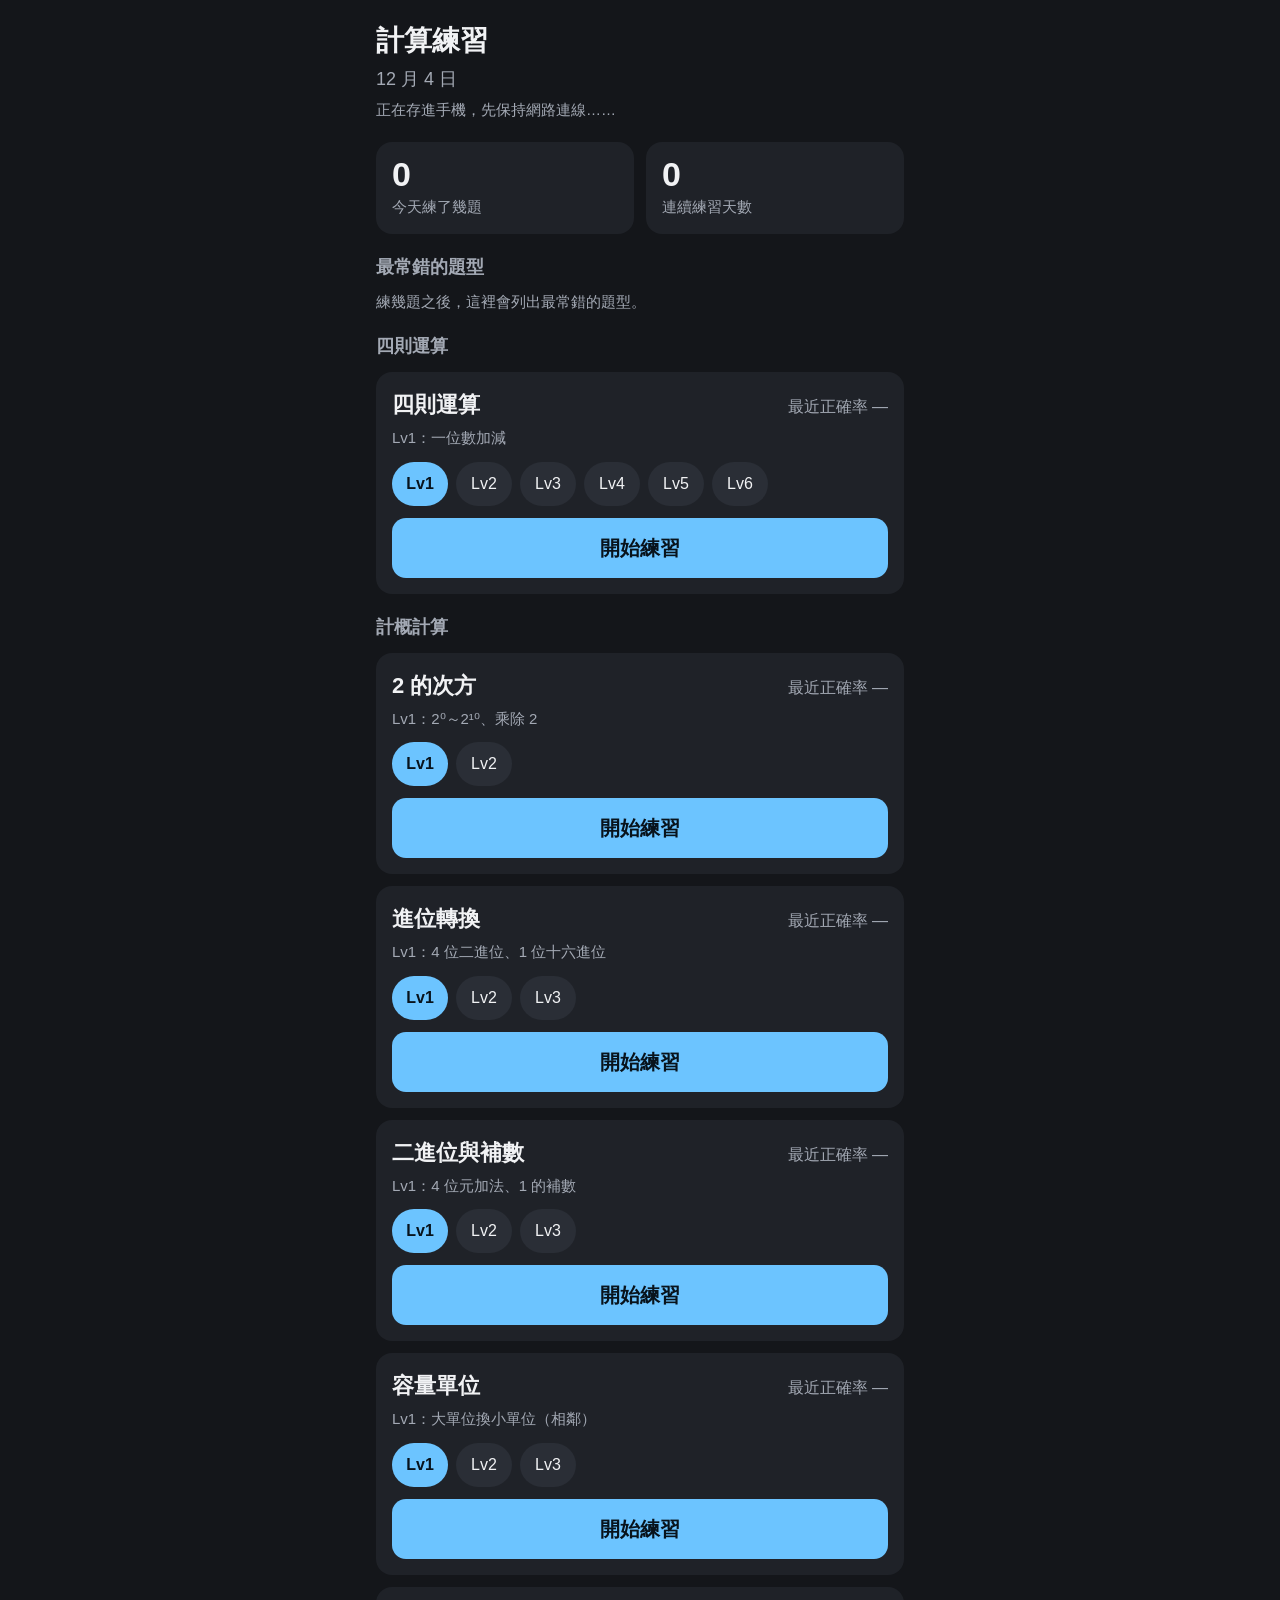
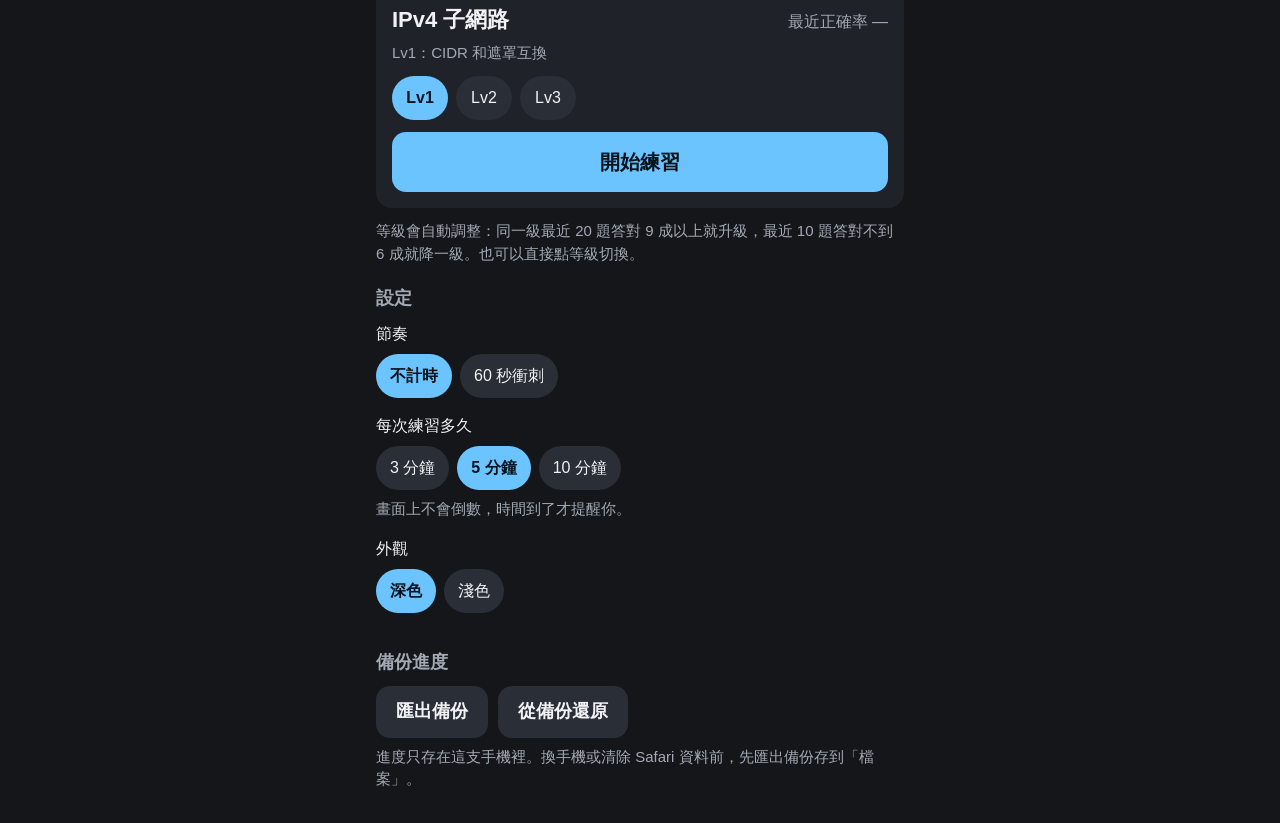
<file: index.html>
<!doctype html>
<html lang="zh-Hant" data-theme="dark">
<head>
<meta charset="utf-8">
<meta name="viewport" content="width=device-width, initial-scale=1, viewport-fit=cover">
<meta name="theme-color" content="#14161a">
<meta name="apple-mobile-web-app-capable" content="yes">
<meta name="mobile-web-app-capable" content="yes">
<meta name="apple-mobile-web-app-status-bar-style" content="black-translucent">
<meta name="apple-mobile-web-app-title" content="計算練習">
<meta name="description" content="四則運算與進位轉換的計算練習，可離線使用。">
<title>計算練習</title>
<link rel="manifest" href="manifest.webmanifest">
<link rel="icon" href="icons/icon-192.png" type="image/png">
<link rel="apple-touch-icon" href="icons/apple-touch-icon.png">
<link rel="stylesheet" href="styles.css">
</head>
<body>
<main id="app" aria-live="polite"></main>
<input type="file" id="import-file" accept="application/json,.json" hidden>
<script type="module" src="js/app.js"></script>
</body>
</html>
</file>
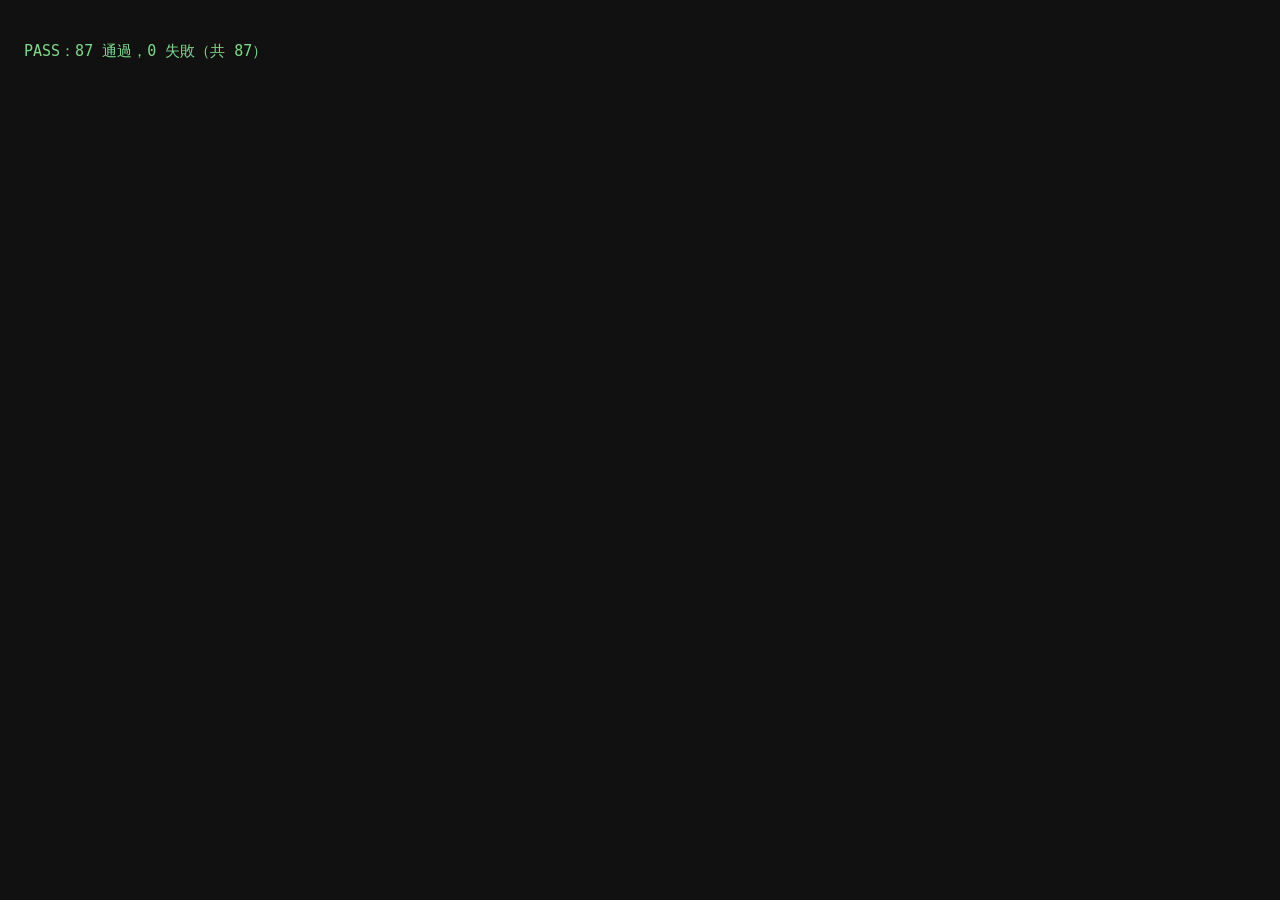
<file: tests/index.html>
<!doctype html>
<html lang="zh-Hant">
<head>
<meta charset="utf-8">
<meta name="viewport" content="width=device-width, initial-scale=1">
<title>單元測試</title>
<style>
  body { font: 15px/1.6 ui-monospace, Menlo, Consolas, monospace; background: #111; color: #ddd; padding: 16px; }
  pre { white-space: pre-wrap; }
  .pass { color: #7ddc8a; }
  .fail { color: #ff8a80; }
</style>
</head>
<body>
<pre id="out">測試執行中……</pre>
<script type="module">
  import { run } from './runner.js';
  import './arith.test.js';
  import './base.test.js';
  import './bits.test.js';
  import './units.test.js';
  import './subnet.test.js';
  import './engine.test.js';
  run();
</script>
</body>
</html>
</file>
<file: styles.css>
:root {
  --bg: #14161a;
  --surface: #1f2228;
  --surface-2: #2a2e36;
  --line: #343944;
  --text: #f1f2f4;
  --muted: #a3a9b4;
  --accent: #6cc4ff;
  --accent-ink: #08131c;
  --good: #63d68f;
  --good-bg: #173524;
  --bad: #ff8a7a;
  --bad-bg: #3a1d1a;
  --warn-bg: #3a3218;
  --warn: #f3cf6b;
  --radius: 16px;
  --mono: ui-monospace, "SF Mono", Menlo, Consolas, monospace;
  color-scheme: dark;
}

:root[data-theme="light"] {
  --bg: #f4f5f7;
  --surface: #ffffff;
  --surface-2: #e9ebef;
  --line: #d7dae0;
  --text: #16181c;
  --muted: #5d6470;
  --accent: #0a6fc2;
  --accent-ink: #ffffff;
  --good: #16794a;
  --good-bg: #dcf3e5;
  --bad: #b3261e;
  --bad-bg: #fbe3e0;
  --warn-bg: #fdf1cc;
  --warn: #7a5a00;
  color-scheme: light;
}

* { box-sizing: border-box; }

html, body {
  margin: 0;
  background: var(--bg);
  color: var(--text);
  font-family: -apple-system, BlinkMacSystemFont, "PingFang TC", "Noto Sans TC", "Microsoft JhengHei", sans-serif;
  font-size: 18px;
  line-height: 1.5;
  -webkit-text-size-adjust: 100%;
  -webkit-tap-highlight-color: transparent;
}

button {
  font: inherit;
  color: inherit;
  border: 0;
  cursor: pointer;
  touch-action: manipulation;
}

button:focus-visible { outline: 3px solid var(--accent); outline-offset: 2px; }

.muted { color: var(--muted); }

/* ---------- 首頁 ---------- */

.home {
  max-width: 560px;
  margin: 0 auto;
  padding: calc(env(safe-area-inset-top) + 20px) 16px calc(env(safe-area-inset-bottom) + 32px);
  display: flex;
  flex-direction: column;
  gap: 20px;
}

.home h1 { font-size: 28px; margin: 0; }
.home h2 { font-size: 18px; margin: 0 0 10px; color: var(--muted); font-weight: 600; }

.stats { display: grid; grid-template-columns: 1fr 1fr; gap: 12px; }
.stat { background: var(--surface); border-radius: var(--radius); padding: 14px 16px; }
.stat b { display: block; font-size: 34px; line-height: 1.1; font-variant-numeric: tabular-nums; }
.stat span { color: var(--muted); font-size: 15px; }

.banner {
  border-radius: var(--radius);
  padding: 14px 16px;
  display: flex;
  gap: 12px;
  align-items: center;
  justify-content: space-between;
  background: var(--surface);
}
.banner.warn { background: var(--warn-bg); color: var(--warn); }
.banner p { margin: 0; font-size: 16px; }

.card { background: var(--surface); border-radius: var(--radius); padding: 16px; display: flex; flex-direction: column; gap: 12px; }
.modules { display: flex; flex-direction: column; gap: 12px; }
.modules h2 { margin-bottom: 0; }
.card-head { display: flex; justify-content: space-between; align-items: baseline; gap: 8px; }
.card-head h3 { margin: 0; font-size: 22px; }
.card-head .acc { font-size: 16px; color: var(--muted); font-variant-numeric: tabular-nums; }
.level-name { margin: -6px 0 0; color: var(--muted); font-size: 15px; }

.chips { display: flex; gap: 8px; flex-wrap: wrap; }
.chip {
  min-height: 44px;
  min-width: 56px;
  padding: 0 14px;
  border-radius: 999px;
  background: var(--surface-2);
  font-size: 16px;
}
.chip[aria-pressed="true"] { background: var(--accent); color: var(--accent-ink); font-weight: 700; }

.btn {
  min-height: 52px;
  padding: 0 20px;
  border-radius: 14px;
  background: var(--surface-2);
  font-size: 18px;
  font-weight: 600;
}
.btn.primary { background: var(--accent); color: var(--accent-ink); }
.btn.big { width: 100%; min-height: 60px; font-size: 20px; }
.btn.small { min-height: 44px; font-size: 16px; padding: 0 14px; }

.weak-list { list-style: none; margin: 0; padding: 0; display: flex; flex-direction: column; gap: 8px; }
.weak-list li { background: var(--surface); border-radius: 12px; padding: 12px 16px; display: flex; justify-content: space-between; }
.weak-list .rate { color: var(--bad); font-variant-numeric: tabular-nums; }

.setting { display: flex; flex-direction: column; gap: 8px; margin-bottom: 16px; }
.setting > span { font-size: 16px; }
.row { display: flex; gap: 10px; flex-wrap: wrap; }
.note { font-size: 15px; color: var(--muted); margin: 8px 0 0; }
.note.offline { margin-top: 6px; }
.note.offline.ready { color: var(--good); }

/* ---------- 練習畫面 ---------- */

.practice {
  height: 100vh;
  height: 100dvh;
  display: flex;
  flex-direction: column;
  max-width: 560px;
  margin: 0 auto;
}

.bar {
  display: flex;
  align-items: center;
  justify-content: space-between;
  gap: 12px;
  padding: calc(env(safe-area-inset-top) + 8px) 12px 8px;
}
.bar .count { font-size: 16px; color: var(--muted); font-variant-numeric: tabular-nums; }
.timer { font-size: 22px; font-weight: 700; font-variant-numeric: tabular-nums; }
.progress { height: 4px; background: var(--surface-2); margin: 0 12px; border-radius: 2px; overflow: hidden; }
.progress i { display: block; height: 100%; width: 0; background: var(--accent); transition: width .25s linear; }

.question {
  flex: 1;
  min-height: 0;
  overflow-y: auto;
  padding: 16px;
  display: flex;
  flex-direction: column;
  justify-content: center;
  align-items: center;
  gap: 10px;
  text-align: center;
}
.question.explain { justify-content: flex-start; align-items: stretch; text-align: left; }
.q-label { font-size: 17px; color: var(--muted); }
.q-prompt { font-size: 44px; font-weight: 700; line-height: 1.2; font-variant-numeric: tabular-nums; word-break: break-all; }
.q-prompt.mono, .answer.mono { font-family: var(--mono); letter-spacing: .02em; }
.q-prompt sub { font-size: .4em; color: var(--muted); font-weight: 500; }
.q-prompt { white-space: pre-line; }
.q-prompt.long { font-size: 34px; }
.q-prompt.xlong { font-size: 26px; }
.q-prompt.xxlong { font-size: 22px; }

/* 商和餘數兩格，點一下切換要填哪一格 */
.answer-pair { display: flex; gap: 10px; width: 100%; justify-content: center; }
.answer.slot { flex: 1; max-width: 200px; flex-direction: column; gap: 0; font: inherit; font-size: 36px; font-weight: 700; color: var(--text); }
.answer.slot small { font-size: 14px; font-weight: 500; color: var(--muted); }
.answer.slot.active { border-color: var(--accent); }
.answer.slot.empty { color: var(--muted); }

.answer {
  min-width: 60%;
  max-width: 100%;
  min-height: 64px;
  padding: 6px 16px;
  border-radius: 14px;
  background: var(--surface);
  border: 2px solid var(--line);
  font-size: 40px;
  font-weight: 700;
  font-variant-numeric: tabular-nums;
  display: flex;
  align-items: center;
  justify-content: center;
}
.answer.empty { color: var(--muted); }
.answer.long { font-size: 30px; }
.answer.xlong { font-size: 24px; }
.answer.good { border-color: var(--good); background: var(--good-bg); color: var(--good); }

.result { border-radius: var(--radius); padding: 14px 16px; background: var(--bad-bg); }
.result p { margin: 0; }
.result .big { font-size: 26px; font-weight: 700; }
.result .yours { color: var(--bad); }

.steps { list-style: none; margin: 0; padding: 0; display: flex; flex-direction: column; gap: 8px; }
.steps li { background: var(--surface); border-radius: 12px; padding: 10px 14px; font-size: 19px; font-variant-numeric: tabular-nums; overflow-wrap: anywhere; }
.steps table { width: 100%; border-collapse: collapse; font-family: var(--mono); font-size: 18px; }
.steps th { color: var(--muted); font-weight: 500; font-size: 15px; text-align: left; padding: 4px 6px; border-bottom: 1px solid var(--line); }
.steps td { padding: 6px; border-bottom: 1px solid var(--line); }
.steps tr:last-child td { border-bottom: 0; }

.toast {
  position: fixed;
  left: 50%;
  top: calc(env(safe-area-inset-top) + 56px);
  transform: translateX(-50%);
  background: var(--accent);
  color: var(--accent-ink);
  padding: 10px 18px;
  border-radius: 999px;
  font-weight: 700;
  z-index: 10;
}

/* 數字鍵盤：固定在下半部，拇指按得到 */
.pad {
  flex: 0 0 auto;
  height: 50vh;
  height: 50dvh;
  max-height: 440px;
  min-height: 300px;
  display: grid;
  gap: 8px;
  padding: 8px 8px calc(env(safe-area-inset-bottom) + 8px);
  background: var(--bg);
}
.pad.dec { grid-template-columns: repeat(3, 1fr); grid-template-rows: repeat(4, 1fr); }
.pad.hex { grid-template-columns: repeat(4, 1fr); grid-template-rows: repeat(5, 1fr); }
.pad.bin { grid-template-columns: repeat(2, 1fr); grid-template-rows: 2fr 1fr; }
/* 看解說時只留一顆大按鈕，把空間讓給解法 */
.pad.next { grid-template-columns: 1fr; grid-template-rows: 1fr; height: auto; min-height: 0; }
.pad.next .key { min-height: 88px; }
.pad.hex .wide { grid-column: span 2; }
/* 商餘數、IP、負數：4 欄，右下角是高的確定鍵 */
.pad.four { grid-template-columns: repeat(4, 1fr); grid-template-rows: repeat(4, 1fr); }
.pad.four .tall { grid-row: span 2; }
.pad.four .wide3 { grid-column: span 3; }
.key.dot { font-size: 40px; line-height: 1; }
/* 是非題：兩顆大按鈕 */
.pad.choice { grid-template-columns: 1fr; grid-template-rows: 1fr 1fr; height: 34vh; height: 34dvh; min-height: 220px; }
.pad.choice .key { font-size: 24px; }

.key {
  border-radius: 14px;
  background: var(--surface);
  font-size: 30px;
  font-weight: 600;
  font-variant-numeric: tabular-nums;
  user-select: none;
  -webkit-user-select: none;
}
.key:active { background: var(--surface-2); }
.key.letter { font-family: var(--mono); background: var(--surface-2); }
.key.fn { font-size: 22px; background: var(--surface-2); }
.key.ok { background: var(--accent); color: var(--accent-ink); font-size: 24px; }
.key.ok:disabled { opacity: .45; }
.pad.bin .key { font-size: 44px; }
.pad.next .key { font-size: 26px; }

/* ---------- 結算 ---------- */

.summary {
  max-width: 560px;
  margin: 0 auto;
  padding: calc(env(safe-area-inset-top) + 40px) 16px calc(env(safe-area-inset-bottom) + 24px);
  display: flex;
  flex-direction: column;
  gap: 16px;
  min-height: 100dvh;
}
.summary h1 { margin: 0; font-size: 28px; }
.summary .score { font-size: 56px; font-weight: 800; font-variant-numeric: tabular-nums; margin: 0; }
.summary .spacer { flex: 1; }

@media (prefers-reduced-motion: reduce) {
  .progress i { transition: none; }
}
</file>
